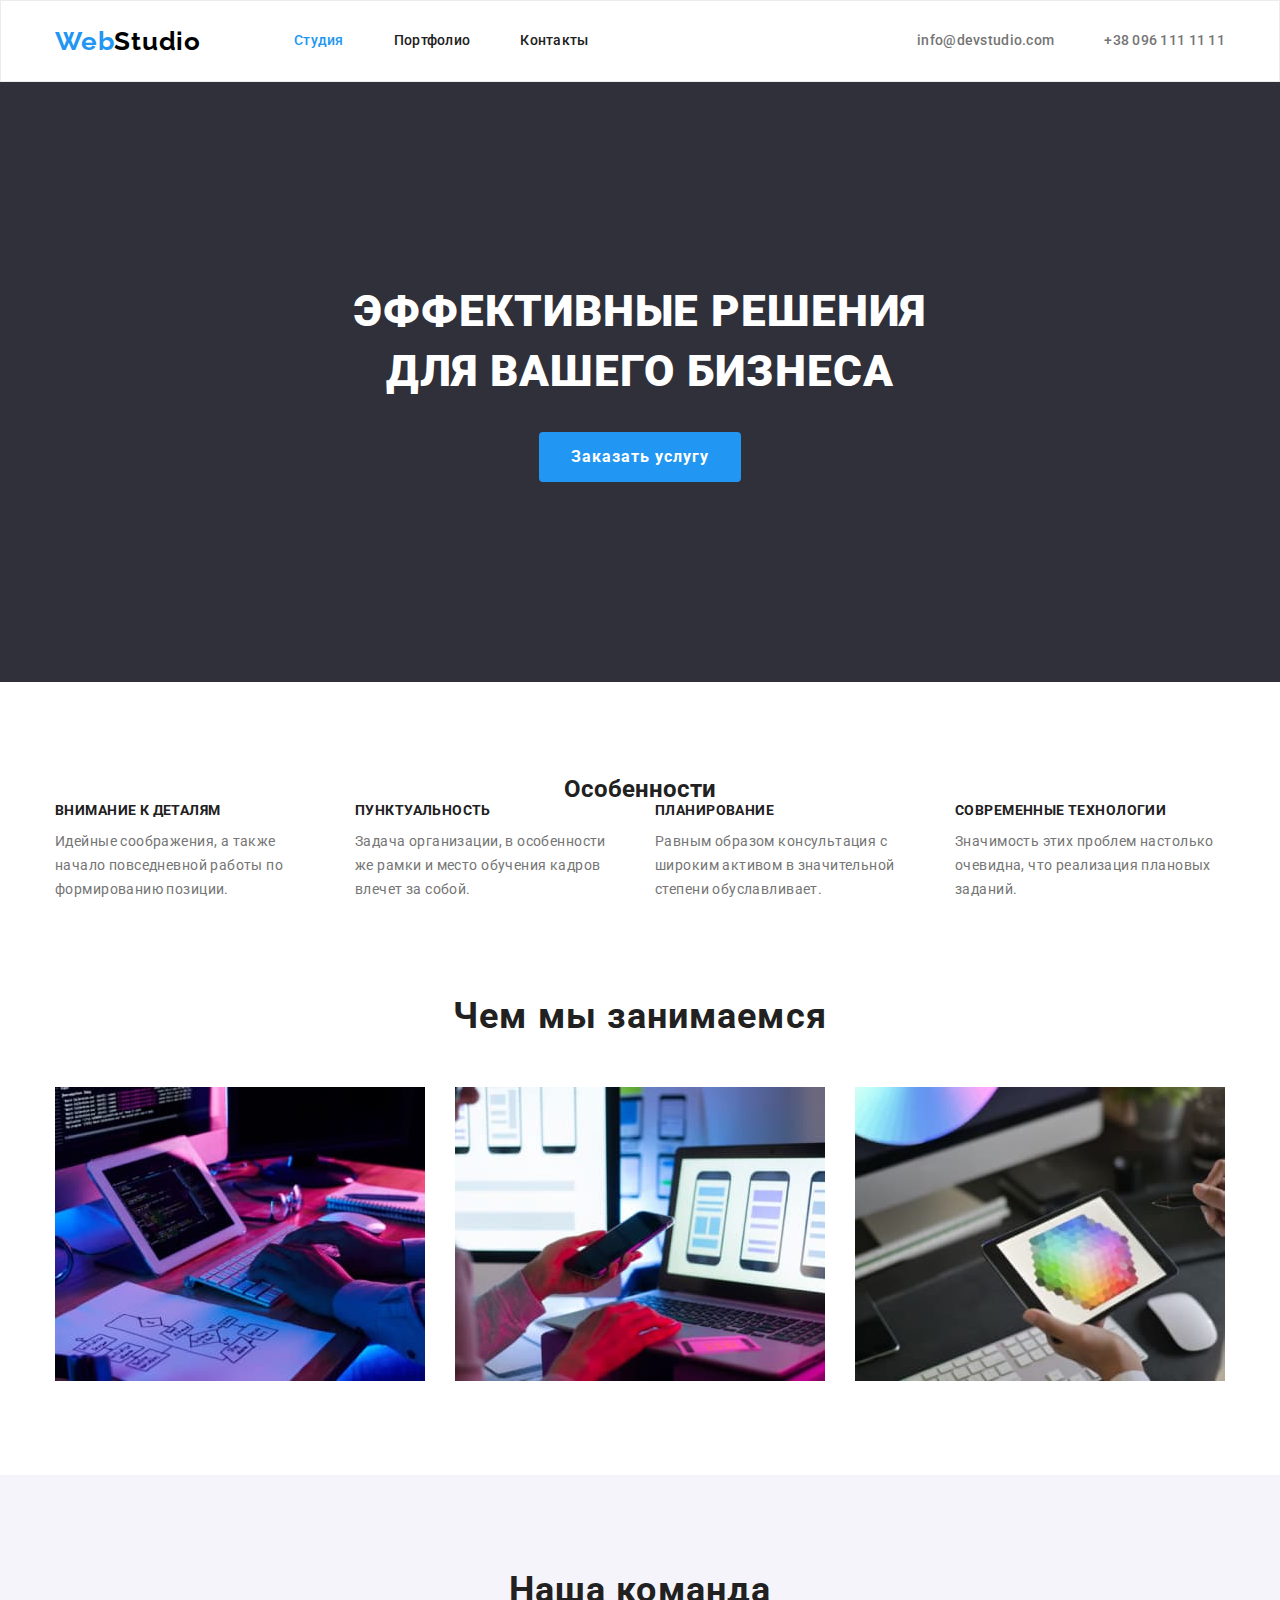
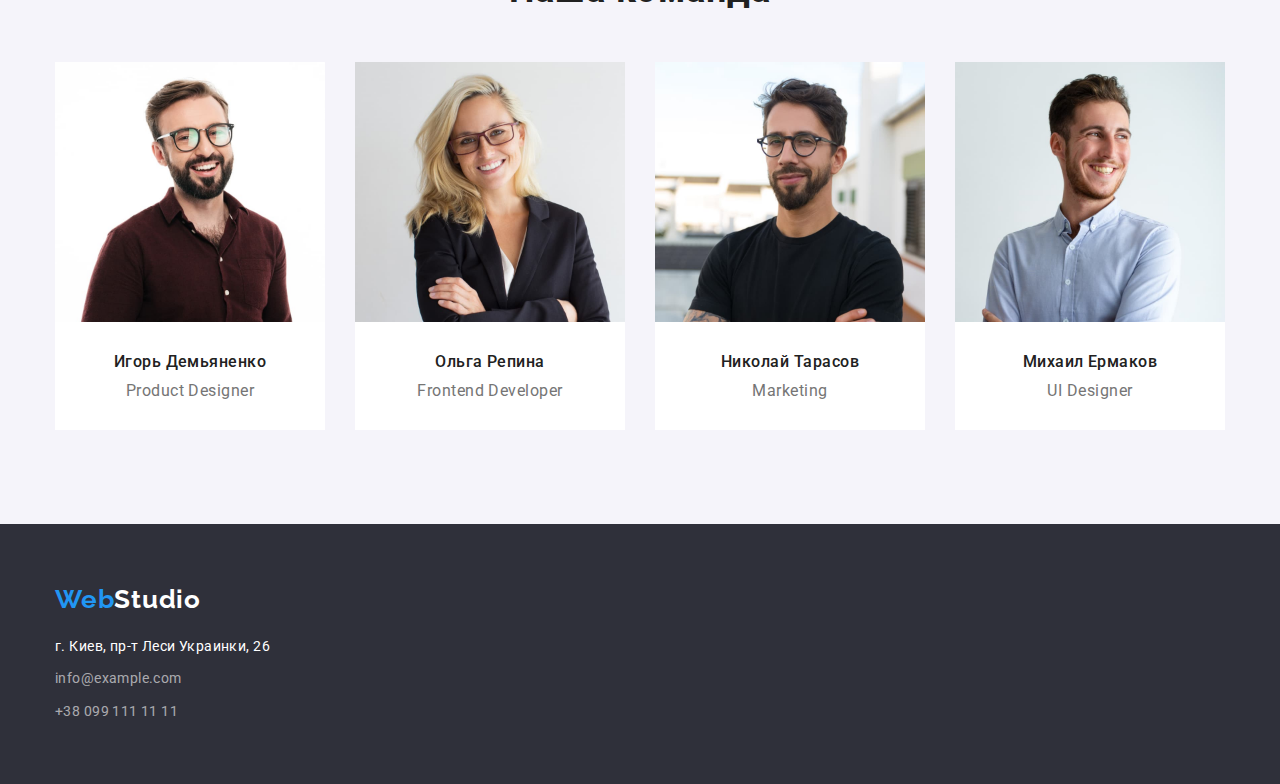
<file: index.html>
<!DOCTYPE html>
<html lang="ru">
    <head>
        <meta charset="UTF-8" />
        <meta http-equiv="X-UA-Compatible" content="IE=edge" />
        <meta name="viewport" content="width=device-width, initial-scale=1.0" />
        <title>Студия</title>
        <link rel="stylesheet" href="https://cdnjs.cloudflare.com/ajax/libs/modern-normalize/1.1.0/modern-normalize.min.css"/>
        <link
            href="https://fonts.googleapis.com/css2?family=Raleway:wght@700&family=Roboto:wght@400;500;700;900&display=swap"
            rel="stylesheet"
        />
        <link rel="stylesheet" href="./css/styles.css"/>
    </head>
    <body>
        <header class="line">
            <div class="container container-header">
                <nav class="nav-container">
                    <a href="./index.html" class="logo">Web<span class="logo-header">Studio</span></a>
                    <ul class="site-nav list">
                        <li class="item"><a href="./index.html" class="site-nav-link current">Студия</a></li>
                        <li class="item"><a href="./portfolio.html" class="site-nav-link">Портфолио</a></li>
                        <li class="item"><a href="#" class="site-nav-link">Контакты</a></li>
                    </ul>
                </nav>
                <ul class="contacts-list list">
                    <li class="item">
                        <a lang="en" href="mailto:info@devstudio.com" class="contacts-link link">info@devstudio.com</a>
                    </li>
                    <li class="item">
                        <a href="tel:+380961111111" class="contacts-link link">+38 096 111 11 11</a>
                    </li>
                </ul>
            </div>
        </header>
        <main>
            <section class="hero">
                <div class="container">
                    <h1 class="hero-title">Эффективные решения<br/> для вашего бизнеса</h1>
                    <button class="btn" type="button">Заказать услугу</button>
                </div>
            </section>
            <section class="section">
                <div class="container">
                    <h2 class="container-title">Особенности</h2>
                    <ul class="feature-list list">
                        <li class="item">
                            <h3 class="feature-title">Внимание к деталям</h3>
                            <p class="feature-text">
                            Идейные соображения, а также начало повседневной работы по формированию позиции.
                            </p>
                        </li>
                        <li class="item">
                            <h3 class="feature-title">Пунктуальность</h3>
                            <p class="feature-text">
                            Задача организации, в особенности же рамки и место обучения кадров влечет за собой.
                            </p>
                        </li>
                        <li class="item">
                            <h3 class="feature-title">Планирование</h3>
                            <p class="feature-text">
                            Равным образом консультация с широким активом в значительной степени обуславливает.
                            </p>
                        </li>
                        <li class="item">
                            <h3 class="feature-title">Современные технологии</h3>
                            <p class="feature-text">
                            Значимость этих проблем настолько очевидна, что реализация плановых заданий.
                            </p>
                        </li>
                    </ul>
                </div>
            </section>
            <section class="section no-padding">
                <div class="container">
                    <h2 class="section-title">Чем мы занимаемся</h2>
                    <ul class="what-we-do list">
                        <li class="item"><img class="what-we-do-img" src="./images/box1.jpg" alt="Разработка" width="370"/></li>
                        <li class="item"><img class="what-we-do-img" src="./images/box2.jpg" alt="Мобильные Приложения" width="370"/></li>
                        <li class="item"><img class="what-we-do-img" src="./images/box3.jpg" alt="Дизайн" width="370"/></li>
                    </ul>
                </div>
            </section>
            <section class="section section-team">
                <div class="container">
                    <h2 class="section-title">Наша команда</h2>
                    <ul class="team-list list">
                        <li class="section-team-item">
                            <img class="img-team" src="./images/img1.jpg" alt="Демьяненко" width="270"/>
                            <div class="team-container">
                                <h3 class="team-name">Игорь Демьяненко</h3>
                                <p class="team-prof" lang="en">Product Designer</p>
                            </div>
                        </li>
                        <li class="section-team-item">
                            <img class="img-team" src="./images/img2.jpg" alt="Репина" width="270"/>
                            <div class="team-container">
                                <h3 class="team-name">Ольга Репина</h3>
                                <p class="team-prof" lang="en">Frontend Developer</p>
                            </div>
                        </li>
                        <li class="section-team-item">
                            <img class="img-team" src="./images/img3.jpg" alt="Тарасов" width="270"/>
                            <div class="team-container">
                                <h3 class="team-name">Николай Тарасов</h3>
                                <p class="team-prof" lang="en">Marketing</p>
                            </div>
                        </li>
                        <li class="section-team-item">
                            <img class="img-team" src="./images/img4.jpg" alt="Ермаков" width="270"/>
                            <div class="team-container">
                                <h3 class="team-name">Михаил Ермаков</h3>
                                <p class="team-prof" lang="en">UI Designer</p>
                            </div>
                        </li>
                    </ul>
                </div>
            </section>
        </main>
        <footer class="footer-box">
            <div class="container footer-box-container">
                <a href="./index.html" class="logo container-logo">Web<span class="logo-footer">Studio</span></a>
                <address class="contacts-footer">
                    <a href="https://goo.gl/maps/hART9pbW3rdHCNCXA" 
                        target="_blank" rel="noopener noreferrer nofollow" class="contacts-footer-address">
                        г. Киев, пр-т Леси Украинки, 26</a>
                    <ul class="list-footer list">
                        <li class="item-footer">
                            <a lang="en" href="mailto:info@example.com" class="contacts-footer-link link contacts-footer-padding">info@example.com</a>
                        </li>
                        <li class="item-footer">
                            <a href="tel:+380991111111" class="contacts-footer-link link">+38 099 111 11 11</a>
                        </li>
                    </ul>
                </address>
            </div>
        </footer>
    </body>
</html>
</file>
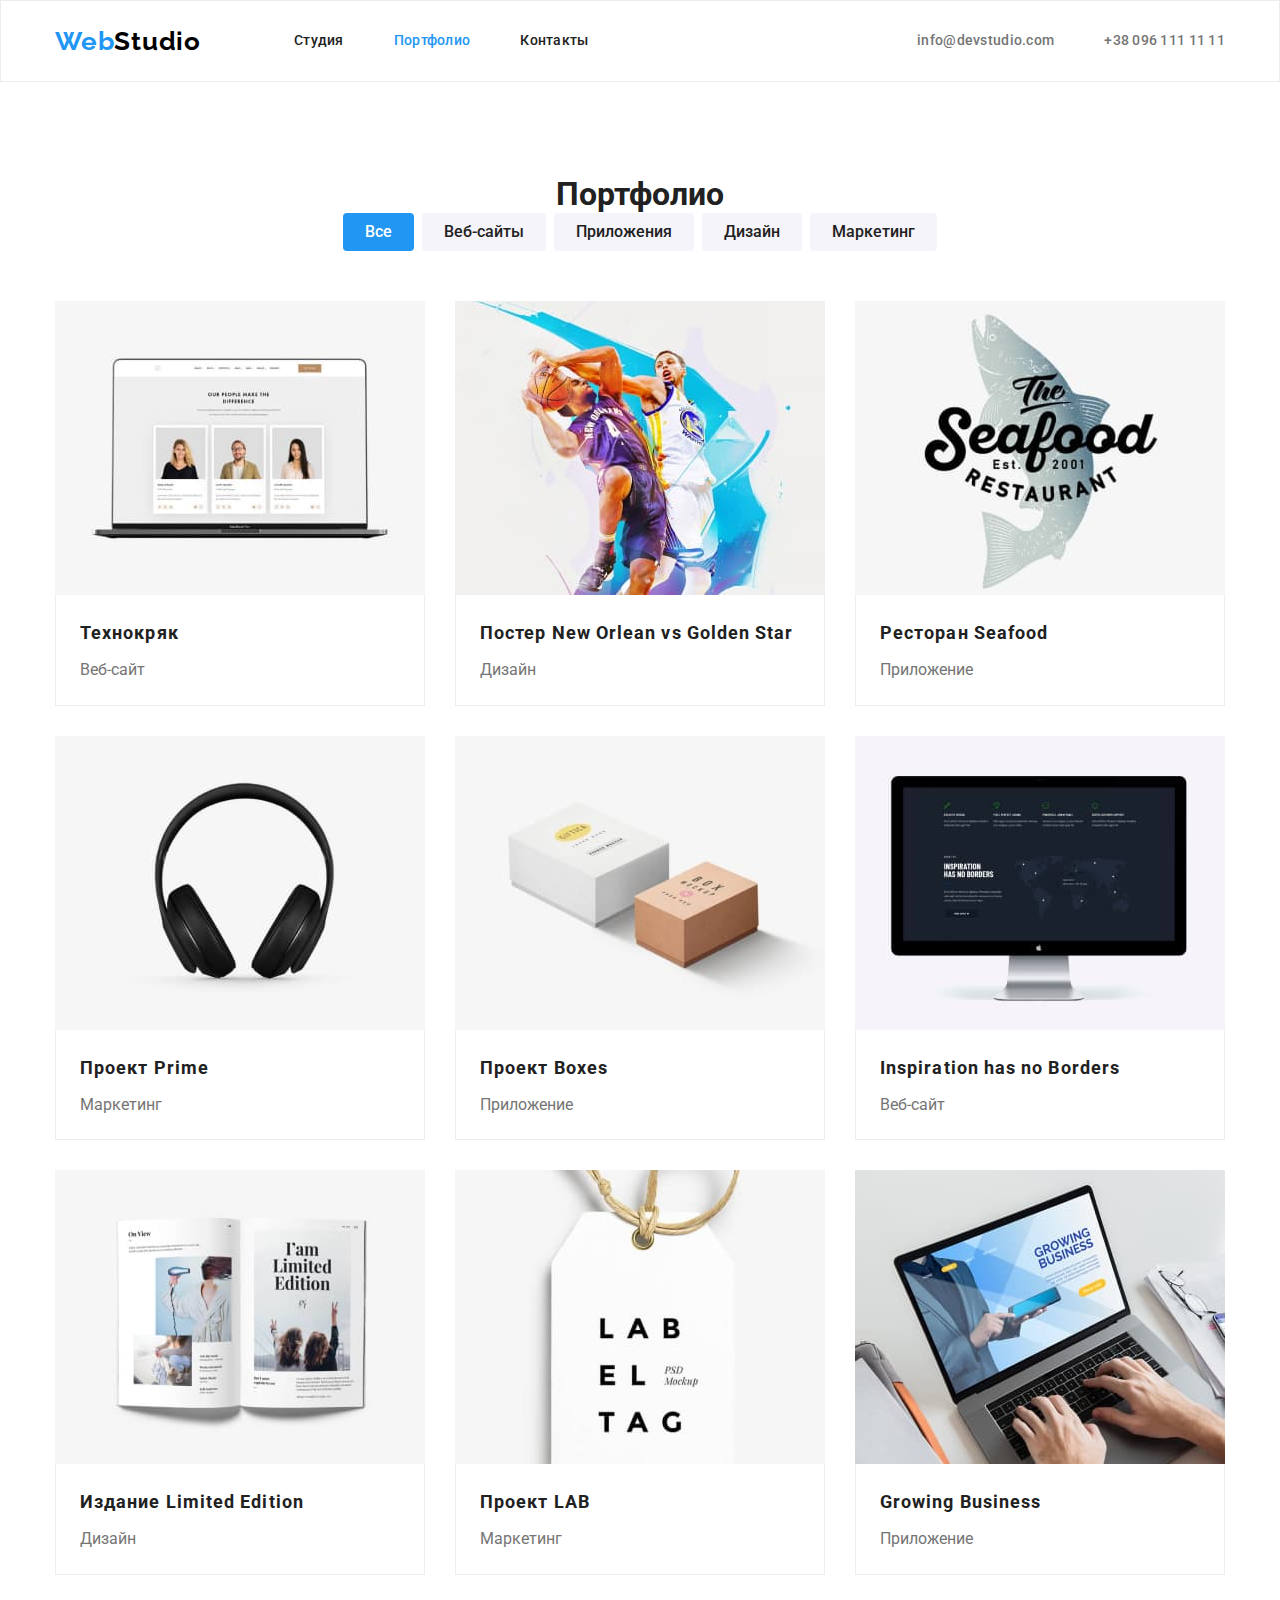
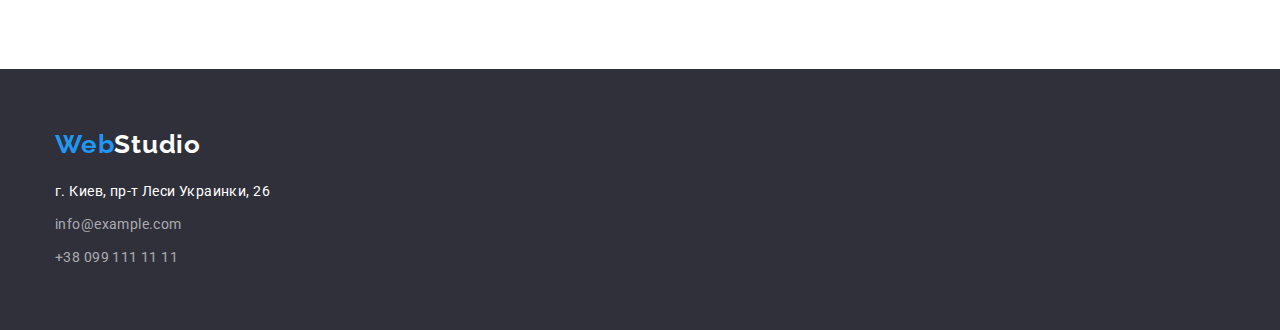
<file: portfolio.html>
<!DOCTYPE html>
<html lang="ru">
    <head>
        <meta charset="UTF-8">
        <meta http-equiv="X-UA-Compatible" content="IE=edge">
        <meta name="viewport" content="width=device-width, initial-scale=1.0">
        <title>Портфолио</title>
        <link 
        href="https://fonts.googleapis.com/css2?family=Raleway:wght@700&family=Roboto:wght@400;500;700;900&display=swap" 
        rel="stylesheet">
        <link rel="stylesheet" href="https://cdnjs.cloudflare.com/ajax/libs/modern-normalize/1.1.0/modern-normalize.min.css"/>
        <link rel="stylesheet" href="./css/styles.css">
    </head>
    <body>
        <header class="line">
            <div class="container container-header">
                <nav class="nav-container">
                    <a href="./index.html" class="logo">Web<span class="logo-header">Studio</span></a>
                    <ul class="site-nav list">
                        <li class="item"><a href="./index.html" class="site-nav-link">Студия</a></li>
                        <li class="item"><a href="./portfolio.html" class="site-nav-link current">Портфолио</a></li>
                        <li class="item"><a href="#" class="site-nav-link">Контакты</a></li>
                    </ul>
                </nav>
                <ul class="contacts-list list">
                    <li class="item">
                        <a lang="en" href="mailto:info@devstudio.com" class="contacts-link link">info@devstudio.com</a>
                    </li>
                    <li class="item">
                        <a href="tel:+380961111111" class="contacts-link link">+38 096 111 11 11</a>
                    </li>
                </ul>
            </div>
        </header>
        <main>
            <section class="section">
                <div class="container">
                    <h1 class="container-title">Портфолио</h1>
                    <ul class="portfolio-list list">
                        <li class="item"><button type="button" class="filter-btn current">Все</button></li>
                        <li class="item"><button type="button" class="filter-btn">Веб-сайты</button></li>
                        <li class="item"><button type="button" class="filter-btn">Приложения</button></li>
                        <li class="item"><button type="button" class="filter-btn">Дизайн</button></li>
                        <li class="item"><button type="button" class="filter-btn">Маркетинг</button></li>
                    </ul>
                    <ul class="portfolio-projects list">
                        <li class="portfolio-item">
                            <a href="#" class="portfolio-link">
                                <img class="portfolio-img" src="./images/tehnokryak.jpg" alt="Технокряк" width="370">
                                <div class="portfolio-container">
                                    <h2 class="project">Технокряк</h2>
                                    <p class="project-view">Веб-сайт</p>
                                </div>
                            </a>
                        </li>
                        <li class="portfolio-item">
                            <a href="#" class="portfolio-link">
                                <img class="portfolio-img" src="./images/poster.jpg" alt="Постер" width="370">
                                <div class="portfolio-container">
                                    <h2 class="project">Постер <span lang="en">New Orlean vs Golden Star</span></h2>
                                    <p class="project-view">Дизайн</p>
                                </div>
                            </a>
                        </li>
                        <li class="portfolio-item">
                            <a href="#" class="portfolio-link">
                                <img class="portfolio-img" src="./images/seafood.jpg" alt="Ресторан" width="370">
                                <div class="portfolio-container">
                                    <h2 class="project">Ресторан <span lang="en">Seafood</span></h2>
                                    <p class="project-view">Приложение</p>
                                </div>
                            </a>
                        </li>
                        <li class="portfolio-item">
                            <a href="#" class="portfolio-link">
                                <img class="portfolio-img" src="./images/prime.jpg" alt="Проект Прайм" width="370">
                                <div class="portfolio-container">
                                    <h2 class="project" lang="en">Проект <span lang="en">Prime</span></h2>
                                    <p class="project-view">Маркетинг</p>
                                </div>
                            </a>
                        </li>
                        <li class="portfolio-item">
                            <a href="#" class="portfolio-link">
                                <img class="portfolio-img" src="./images/boxes.jpg" alt="Проект Боксес" width="370">
                                <div class="portfolio-container">
                                    <h2 class="project">Проект <span lang="en">Boxes</span></h2>
                                    <p class="project-view">Приложение</p>
                                </div>
                            </a>
                        </li>
                        <li class="portfolio-item">
                            <a href="#" class="portfolio-link">
                                <img class="portfolio-img" lang="en" src="./images/inspiration.jpg" alt="Inspiration" width="370">
                                <div class="portfolio-container">
                                    <h2 class="project" lang="en">Inspiration has no Borders</h2>
                                    <p class="project-view">Веб-сайт</p>
                                </div>
                            </a>
                        </li>
                        <li class="portfolio-item">
                            <a href="#" class="portfolio-link">
                                <img class="portfolio-img" src="./images/limedition.jpg" alt="Издание" width="370">
                                <div class="portfolio-container">
                                    <h2 class="project">Издание <span lang="en">Limited Edition</span></h2>
                                    <p class="project-view">Дизайн</p>
                                </div>
                            </a>
                        </li>
                        <li class="portfolio-item">
                            <a href="#" class="portfolio-link">
                                <img class="portfolio-img" src="./images/lab.jpg" alt="Проект Лаб" width="370">
                                <div class="portfolio-container">
                                    <h2 class="project">Проект <span lang="en">LAB</span></h2>
                                    <p class="project-view">Маркетинг</p>
                                </div>
                            </a>
                        </li>
                        <li class="portfolio-item">
                            <a href="#" class="portfolio-link">
                                <img class="portfolio-img" lang="en" src="./images/growing.jpg" alt="Growing Business" width="370">
                                <div class="portfolio-container">
                                    <h2 class="project" lang="en">Growing Business</h2>
                                    <p class="project-view">Приложение</p>
                                </div>
                            </a>
                        </li>
                    </ul>
                </div>
            </section>
        </main>
        <footer class="footer-box">
            <div class="container footer-box-container">
                <a href="./index.html" class="logo container-logo">Web<span class="logo-footer">Studio</span></a>
                <address class="contacts-footer">
                    <a href="https://goo.gl/maps/hART9pbW3rdHCNCXA" 
                        target="_blank" rel="noopener noreferrer nofollow" class="contacts-footer-address">
                        г. Киев, пр-т Леси Украинки, 26</a>
                    <ul class="list-footer list">
                        <li class="item-footer">
                            <a lang="en" href="mailto:info@example.com" class="contacts-footer-link link contacts-footer-padding">info@example.com</a>
                        </li>
                        <li class="item-footer">
                            <a href="tel:+380991111111" class="contacts-footer-link link">+38 099 111 11 11</a>
                        </li>
                    </ul>
                </address>
            </div>
        </footer>
    </body>
</html>
</file>
<file: css/styles.css>
:root {
    --start-logo-text-color: #2196F3;
    --end-logo-text-color: #000000;
    --title-text-color: #212121;
    --grey-text-color: #757575;
    --blackout-color: #FFFFFF99;
    --wite-color: #FFFFFF;
    --black-background: #2F303A;
    --grey-background: #F5F4FA;
    --press-button: #188CE8;
    --line-color: #ECECEC;
    --border-portfolio: #EEEEEE;
}

/* Общие стили */
body {
    background-color: var(--wite-color);
    color:var(--title-text-color);
    font-family: Roboto, sans-serif;
    
}
.list {
    list-style: none;
    padding: 0;
    margin: 0;
}
.container {
    width: 1200px;
    padding-left: 15px;
    padding-right: 15px;
    margin-left: auto;
    margin-right: auto;
}
.site-nav, .nav-container, .contacts-list, .container-header {
    display: flex;
    align-items: center;
}
.line {
    border: 1px solid var(--line-color);
}
.section {
    padding-top: 94px;
    padding-bottom: 94px;
}
.section.no-padding{
    padding-top: 0;
}
.section-title {
    margin-top: 0;
    margin-bottom: 50px;
    font-size: 36px;
    line-height: 1.17;
}
.logo, .link, .site-nav-link, .contacts-footer-address, .portfolio-link {
    text-decoration: none;
}
.section-title, .logo, .btn, .feature-title, .project {
    font-weight: 700;
}
.site-nav-link, .contacts-link, .team-name, .filter-btn {
    font-weight: 500;
}
.logo-footer, .contacts-footer-address, .hero, .btn {
    color: var(--wite-color);
}
.contacts-link, .team-prof, .feature-text, .project-view {
    color: var(--grey-text-color);
}
.section-title, .team-name, .team-prof, .filter-btn, .hero, .container-title, .portfolio-list {
    text-align: center;
}
.logo, .feature-title, .feature-text, .section-title, .team-name, .team-prof, .contacts-footer {
    letter-spacing: 0.03em;
}

/* Хедер */
.logo {
    display: block;
    color: var(--start-logo-text-color);
    font-family: Raleway, sans-serif;
    font-size: 26px;
    line-height: 1.19;
}
.logo-header {
    color: var(--end-logo-text-color);
}
.nav-container > .logo {
    padding-top: 24px;
    padding-bottom: 24px;
}
.nav-container {
    margin-right: auto;
}
.site-nav-link {
    color: var(--title-text-color);
}
.site-nav .current {
    color: var(--start-logo-text-color);
}
.site-nav {
    margin-left: 93px;
}
.site-nav .item + .item, .contacts-list .item + .item {
    margin-left: 50px;
} 
.site-nav-link, .contacts-link {
    display: block;
    padding-top: 32px;
    padding-bottom: 32px;
    font-size: 14px;
    line-height: 1.14;
    letter-spacing: 0.02em;
}
.link:hover, .link:focus, .site-nav-link:hover, .site-nav-link:focus {
    color: var(--start-logo-text-color);
}

/* hero */
.hero {
    background-color: var(--black-background);
    letter-spacing: 0.06em;
    padding-top: 200px;
    padding-bottom: 200px;
}
.hero-title {
    margin-right: auto;
    margin-left: auto;
    margin-top: 0;
    margin-bottom: 30px;
    font-weight: 900;
    font-size: 44px;
    line-height: 1.36;
    text-transform: uppercase;
}
.btn {
    border-radius: 4px;
    display: inline-block;
    padding: 10px 32px;
    min-width: 200px;
    border: var(--start-logo-text-color);
    background-color: var(--start-logo-text-color);
    font-family: inherit;
    font-size: 16px;
    line-height: 1.87;
    letter-spacing: 0.06em;
    cursor: pointer;
}
.btn:hover, .btn:focus {
    background: var(--press-button);
}

/* Особенности */
.container-title {
    margin-top: 0;
    margin-bottom: 0;
}
.feature-list {
    display: flex;
}
.feature-list .item {
    display: block;
    width: calc((100% - 3 * 30px) / 4);
}
.feature-list .item + .item {
    margin-left: 30px;
}
.feature-title {
    margin-top: 0;
    margin-bottom: 10px;
    font-size: 14px;
    line-height: 1.14;
    text-transform: uppercase;
}
.feature-text {
    margin-top: 0;
    margin-bottom: 0;
    font-size: 14px;
    line-height: 1.72;
}
/* Чем мы занимаемся */
.what-we-do {
    display: flex;
}
.what-we-do .item + .item {
    padding-left: 30px;
}
.what-we-do-img {
    display: block;
    max-width: 100%;
    height: auto;
}
/* Наша команда */
.section-team {
    background-color: var(--grey-background);
}
.section-team-item {
    display: block;
    width: calc((100% - 3 * 30px) / 4);
    background-color: var(--wite-color);
}
.team-list {
    display: flex;
}
.team-list .section-team-item + .section-team-item {
    margin-left: 30px;
}
.img-team {
    display: block;
    max-width: 100%;
    height: auto;
}
.team-container {
    padding-top: 30px;
    padding-bottom: 30px;
}
.team-name, .team-prof{
    font-size: 16px;
    line-height: 1.19;
}
.team-name {
    margin-top: 0;
    margin-bottom: 10px; 
}
.team-prof {
    margin-top: 0;
    margin-bottom: 0;
}

/* футер */
.footer-box {
    background-color: var(--black-background);
    padding-top: 60px;
    padding-bottom: 60px;
}

.container-logo {
    margin-top: 0;
    margin-bottom: 20px;
}
.contacts-footer {
    font-size: 14px;
    line-height: 1.71;
    font-style: normal;
}
.contacts-footer-address {
    display:block;
    margin-top: 0;
    margin-bottom: 9px;
}
.contacts-footer-padding {
    margin-bottom: 9px;
}
.contacts-footer-link {
    display:block;
    color: var(--blackout-color);
}
/* .list-footer .item-footer + .item-footer {
    margin-top: 9px;
} */

/* Портфолио */
.portfolio-list {
    display: flex;
    justify-content: center;
    margin-bottom: 50px;
}
.portfolio-list .item + .item {
    margin-left: 8px;
}
.filter-btn {
    border-radius: 4px;
    display: inline-block;
    padding: 6px 22px;
    border: var(--grey-background);
    background-color: var(--grey-background);
    font-family: inherit;
    color: inherit;
    font-size: 16px;
    line-height: 1.62;
    cursor: pointer;
}
.filter-btn:hover, .filter-btn:focus, .filter-btn.current {
    background-color: var(--start-logo-text-color);
    color: var(--wite-color)
}
.portfolio-projects {
    display: flex;
    flex-wrap: wrap;
}
.portfolio-item {
    width: calc((100% - 2 * 30px) / 3);
    margin-right: 30px;
    margin-bottom: 30px;
}
 .portfolio-item:nth-child(3n) {
    margin-right: 0;
}
.portfolio-item:nth-last-child(-n+3) {
    margin-bottom: 0;
}
.portfolio-link {
    display: block;    
}
.portfolio-img {
    display: block;
    max-width: 100%;
    height: auto;
}
.portfolio-container {
    padding: 20px 24px;
    border: solid var(--border-portfolio);
    border-width: 0 1px 1px 1px;
    
}
.project {
    margin-top: 0;
    margin-bottom: 4px;
    color: var(--title-text-color);
    font-size: 18px;
    line-height: 2;
    letter-spacing: 0.06em;
}
.project-view {
    margin-top: 0;
    margin-bottom: 0;
    line-height: 1.87;
}
</file>
